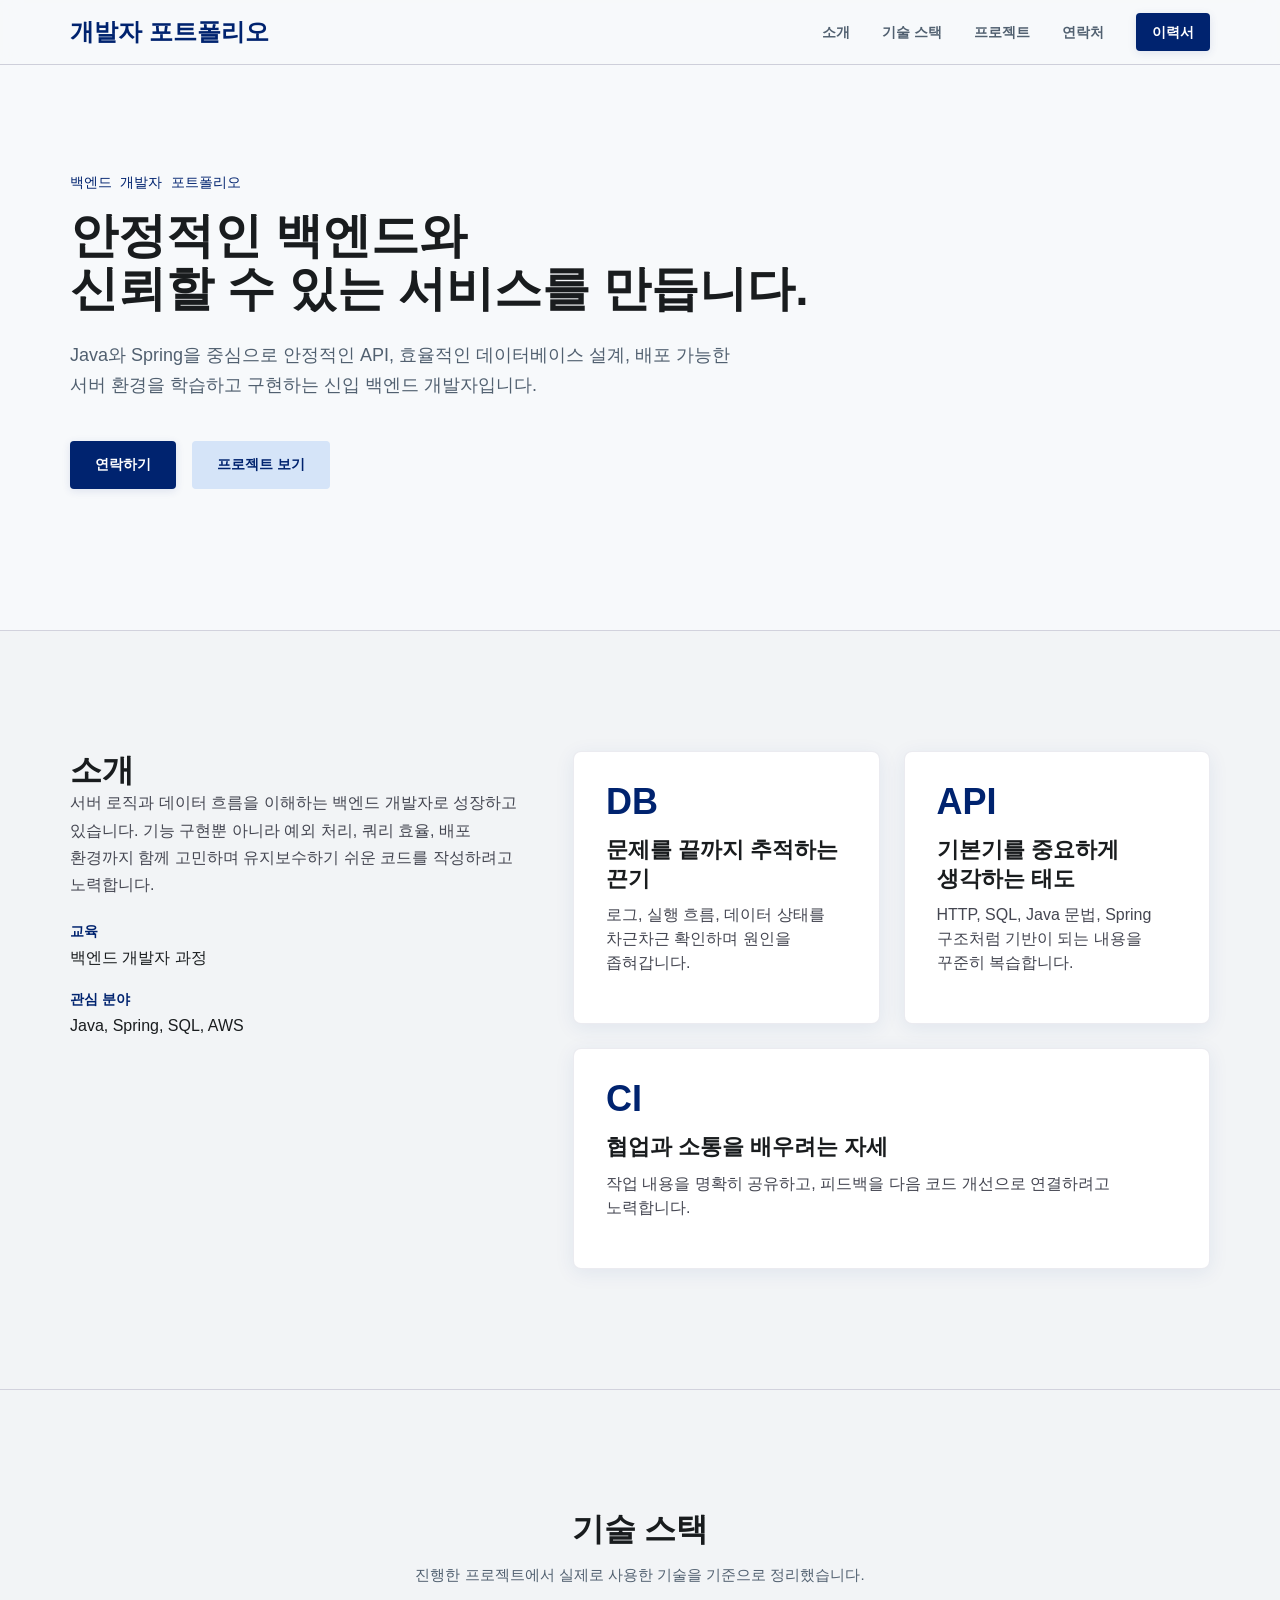
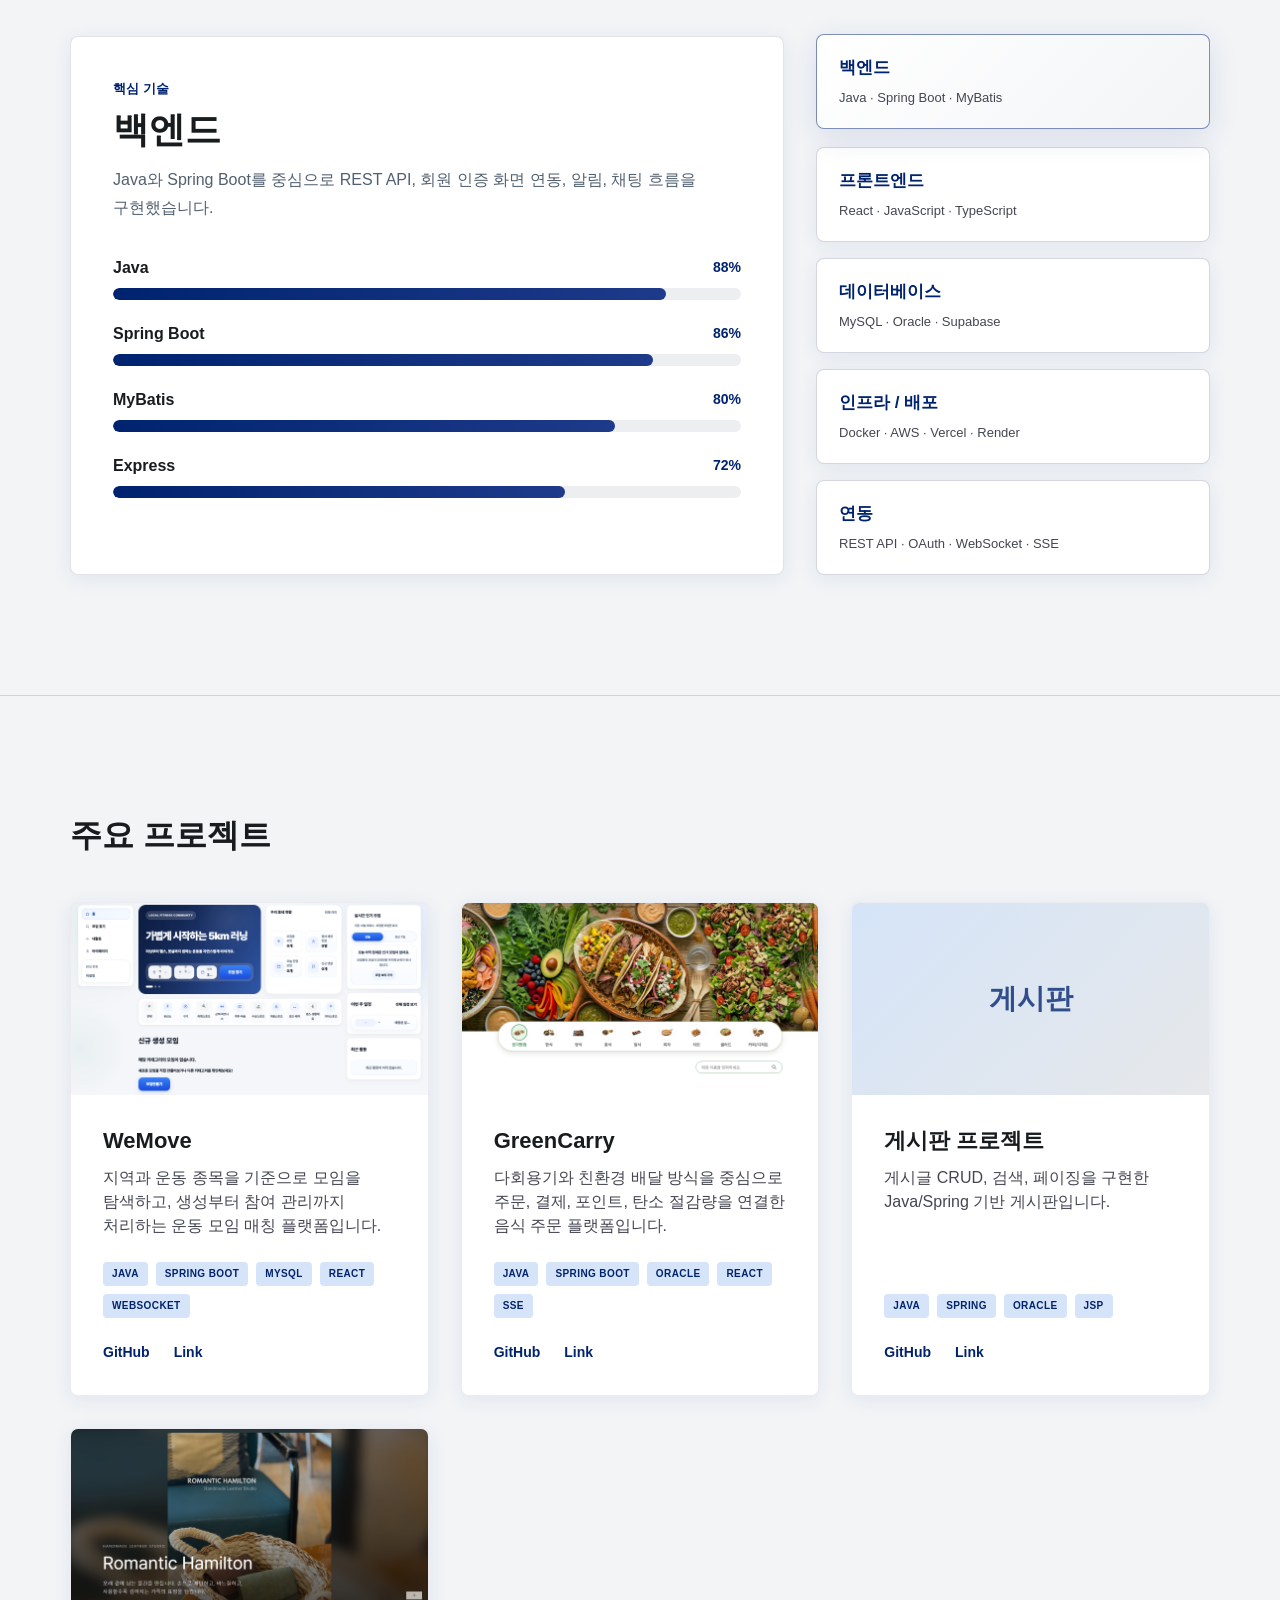
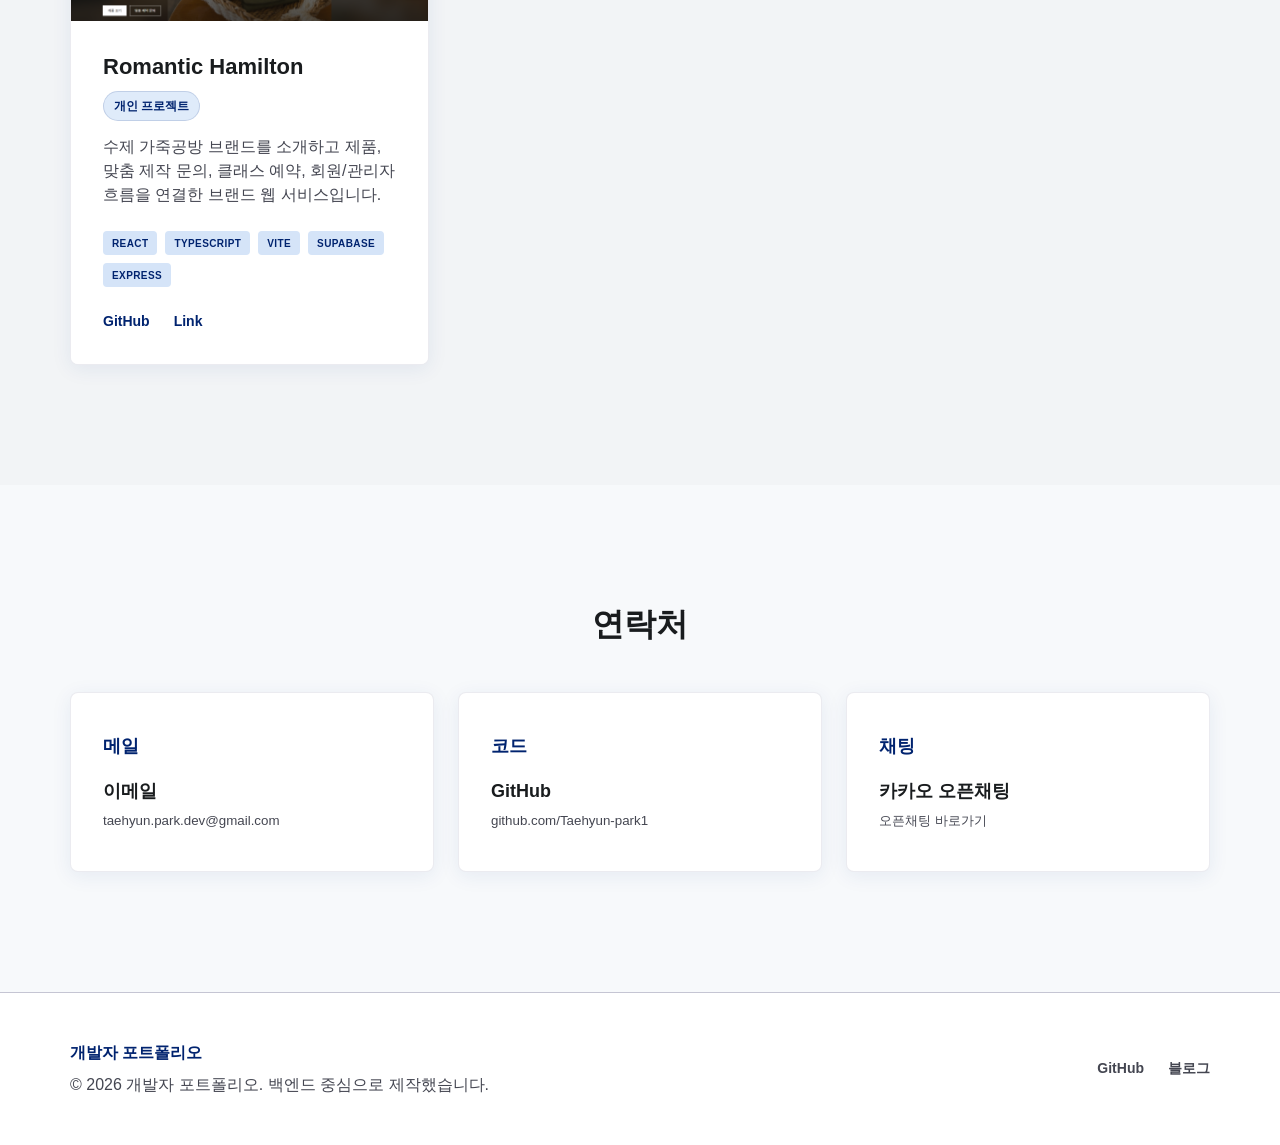
<file: index.html>
<!doctype html>
<html lang="ko">
  <head>
    <meta charset="UTF-8" />
    <meta name="viewport" content="width=device-width, initial-scale=1.0" />
    <title>개발자 포트폴리오 - 백엔드 개발자</title>
    <link rel="stylesheet" href="style.css" />
  </head>
  <body>
    <header class="site-header" id="siteHeader">
      <nav class="navbar" aria-label="주요 메뉴">
        <a class="brand" href="#hero" aria-label="홈으로 이동">
          <span class="brand-text">개발자 포트폴리오</span>
        </a>

        <button
          class="menu-toggle"
          type="button"
          aria-label="메뉴 열기"
          aria-expanded="false"
          aria-controls="navMenu"
        >
          <span></span>
          <span></span>
          <span></span>
        </button>

        <ul class="nav-menu" id="navMenu">
          <li><a class="nav-link active" href="#about">소개</a></li>
          <li><a class="nav-link" href="#stack">기술 스택</a></li>
          <li><a class="nav-link" href="#projects">프로젝트</a></li>
          <li><a class="nav-link" href="#contact">연락처</a></li>
          <li><a class="resume-link" href="#contact">이력서</a></li>
        </ul>
      </nav>
    </header>

    <main>
      <section class="section hero-section" id="hero">
        <div class="container">
          <p class="eyebrow">백엔드 개발자 포트폴리오</p>
          <h1>안정적인 백엔드와<br />신뢰할 수 있는 서비스를 만듭니다.</h1>
          <p class="hero-description">
            Java와 Spring을 중심으로 안정적인 API, 효율적인 데이터베이스 설계,
            배포 가능한 서버 환경을 학습하고 구현하는 신입 백엔드 개발자입니다.
          </p>
          <div class="hero-actions">
            <a class="button button-primary" href="#contact">연락하기</a>
            <a class="button button-secondary" href="#projects"
              >프로젝트 보기</a
            >
          </div>
        </div>
      </section>

      <section class="section section-muted" id="about">
        <div class="container">
          <div class="about-layout">
            <div class="about-summary">
              <h2>소개</h2>
              <p>
                서버 로직과 데이터 흐름을 이해하는 백엔드 개발자로 성장하고
                있습니다. 기능 구현뿐 아니라 예외 처리, 쿼리 효율, 배포 환경까지
                함께 고민하며 유지보수하기 쉬운 코드를 작성하려고 노력합니다.
              </p>
              <div class="profile-meta">
                <div>
                  <h3>교육</h3>
                  <p>백엔드 개발자 과정</p>
                </div>
                <div>
                  <h3>관심 분야</h3>
                  <p>Java, Spring, SQL, AWS</p>
                </div>
              </div>
            </div>

            <div class="about-card-grid">
              <article class="info-card card-hover">
                <div class="card-icon">DB</div>
                <h3>문제를 끝까지 추적하는 끈기</h3>
                <p>
                  로그, 실행 흐름, 데이터 상태를 차근차근 확인하며 원인을
                  좁혀갑니다.
                </p>
              </article>
              <article class="info-card card-hover">
                <div class="card-icon">API</div>
                <h3>기본기를 중요하게 생각하는 태도</h3>
                <p>
                  HTTP, SQL, Java 문법, Spring 구조처럼 기반이 되는 내용을
                  꾸준히 복습합니다.
                </p>
              </article>
              <article class="info-card info-card-wide card-hover">
                <div class="card-icon">CI</div>
                <h3>협업과 소통을 배우려는 자세</h3>
                <p>
                  작업 내용을 명확히 공유하고, 피드백을 다음 코드 개선으로
                  연결하려고 노력합니다.
                </p>
              </article>
            </div>
          </div>
        </div>
      </section>

      <section class="section section-muted" id="stack">
        <div class="container">
          <div class="section-heading center">
            <h2>기술 스택</h2>
            <p>
              진행한 프로젝트에서 실제로 사용한 기술을 기준으로 정리했습니다.
            </p>
          </div>

          <div class="stack-showcase">
            <article
              class="stack-focus-panel"
              id="stackFocusPanel"
              aria-live="polite"
            >
              <p class="stack-kicker">핵심 기술</p>
              <h3 id="stackFocusTitle">백엔드</h3>
              <p id="stackFocusDescription">
                Java와 Spring Boot를 중심으로 API, 인증, 알림, 채팅 흐름을
                구현했습니다.
              </p>
              <div class="skill-list" id="stackFocusSkills"></div>
            </article>

            <div
              class="stack-tabs"
              role="tablist"
              aria-label="기술 스택 카테고리"
            >
              <button
                class="stack-tab active"
                type="button"
                data-stack="backend"
                role="tab"
                aria-selected="true"
              >
                <strong>백엔드</strong>
                <span>Java · Spring Boot · MyBatis</span>
              </button>
              <button
                class="stack-tab"
                type="button"
                data-stack="frontend"
                role="tab"
                aria-selected="false"
              >
                <strong>프론트엔드</strong>
                <span>React · JavaScript · TypeScript</span>
              </button>
              <button
                class="stack-tab"
                type="button"
                data-stack="database"
                role="tab"
                aria-selected="false"
              >
                <strong>데이터베이스</strong>
                <span>MySQL · Oracle · Supabase</span>
              </button>
              <button
                class="stack-tab"
                type="button"
                data-stack="infra"
                role="tab"
                aria-selected="false"
              >
                <strong>인프라 / 배포</strong>
                <span>Docker · AWS · Vercel · Render</span>
              </button>
              <button
                class="stack-tab"
                type="button"
                data-stack="integration"
                role="tab"
                aria-selected="false"
              >
                <strong>연동</strong>
                <span>REST API · OAuth · WebSocket · SSE</span>
              </button>
            </div>
          </div>
        </div>
      </section>

      <section class="section section-muted" id="projects">
        <div class="container">
          <div class="section-heading">
            <h2>주요 프로젝트</h2>
          </div>

          <div class="project-grid">
            <article
              class="project-card card-hover project-modal-card"
              tabindex="0"
              role="button"
              aria-label="WeMove 프로젝트 상세 보기"
              data-project="wemove"
            >
              <div class="project-image project-image-community">
                <img
                  src="images/projects/wemove-thumb.png"
                  alt="WeMove 메인 화면"
                />
              </div>
              <div class="project-content">
                <h3>WeMove</h3>
                <p>
                  지역과 운동 종목을 기준으로 모임을 탐색하고, 생성부터 참여
                  관리까지 처리하는 운동 모임 매칭 플랫폼입니다.
                </p>
                <div class="tag-list small">
                  <span>Java</span><span>Spring Boot</span><span>MySQL</span
                  ><span>React</span><span>WebSocket</span>
                </div>
                <div class="project-actions">
                  <a
                    class="text-link project-link"
                    href="https://github.com/Taehyun-park1/WeMove"
                    target="_blank"
                    rel="noopener noreferrer"
                    >GitHub</a
                  >
                  <a
                    class="text-link project-link"
                    href="https://wemove-web.vercel.app/"
                    target="_blank"
                    rel="noopener noreferrer"
                  >
                    Link</a
                  >
                </div>
              </div>
            </article>

            <article
              class="project-card card-hover project-modal-card"
              tabindex="0"
              role="button"
              aria-label="GreenCarry 프로젝트 상세 보기"
              data-project="greencarry"
            >
              <div class="project-image project-image-shop">
                <img
                  src="images/projects/greencarry-thumb.png"
                  alt="GreenCarry 메인 화면"
                />
              </div>
              <div class="project-content">
                <h3>GreenCarry</h3>
                <p>
                  다회용기와 친환경 배달 방식을 중심으로 주문, 결제, 포인트,
                  탄소 절감량을 연결한 음식 주문 플랫폼입니다.
                </p>
                <div class="tag-list small">
                  <span>Java</span><span>Spring Boot</span><span>Oracle</span
                  ><span>React</span><span>SSE</span>
                </div>
                <div class="project-actions">
                  <a
                    class="text-link project-link"
                    href="https://github.com/Taehyun-park1/green_carry"
                    target="_blank"
                    rel="noopener noreferrer"
                    >GitHub</a
                  >
                  <a
                    class="text-link project-link"
                    href="https://greencarry.vercel.app"
                    target="_blank"
                    rel="noopener noreferrer"
                  >
                    Link</a
                  >
                </div>
              </div>
            </article>

            <article
              class="project-card card-hover project-modal-card"
              tabindex="0"
              role="button"
              aria-label="게시판 프로젝트 상세 보기"
              data-project="board"
            >
              <div class="project-image project-image-board">
                <span>게시판</span>
              </div>
              <div class="project-content">
                <h3>게시판 프로젝트</h3>
                <p>
                  게시글 CRUD, 검색, 페이징을 구현한 Java/Spring 기반
                  게시판입니다.
                </p>
                <div class="tag-list small">
                  <span>Java</span><span>Spring</span><span>Oracle</span
                  ><span>JSP</span>
                </div>
                <div class="project-actions">
                  <a
                    class="text-link project-link"
                    href="#"
                    target="_blank"
                    rel="noopener noreferrer"
                    >GitHub</a
                  >
                  <a
                    class="text-link project-link"
                    href="#"
                    target="_blank"
                    rel="noopener noreferrer"
                  >
                    Link</a
                  >
                </div>
              </div>
            </article>

            <article
              class="project-card card-hover project-modal-card"
              tabindex="0"
              role="button"
              aria-label="Romantic Hamilton 프로젝트 상세 보기"
              data-project="romantichamilton"
            >
              <div class="project-image project-image-portfolio">
                <img
                  src="images/projects/romantichamilton-thumb.png"
                  alt="Romantic Hamilton 메인 화면"
                />
              </div>
              <div class="project-content">
                <h3>Romantic Hamilton</h3>
                <span class="project-badge">개인 프로젝트</span>
                <p>
                  수제 가죽공방 브랜드를 소개하고 제품, 맞춤 제작 문의, 클래스
                  예약, 회원/관리자 흐름을 연결한 브랜드 웹 서비스입니다.
                </p>
                <div class="tag-list small">
                  <span>React</span><span>TypeScript</span><span>Vite</span
                  ><span>Supabase</span><span>Express</span>
                </div>
                <div class="project-actions">
                  <a
                    class="text-link project-link"
                    href="https://github.com/Taehyun-park1/romantichamilton"
                    target="_blank"
                    rel="noopener noreferrer"
                    >GitHub</a
                  >
                  <a
                    class="text-link project-link"
                    href="https://www.romantichamilton.store/"
                    target="_blank"
                    rel="noopener noreferrer"
                  >
                    Link</a
                  >
                </div>
              </div>
            </article>
          </div>
        </div>
      </section>

      <section class="section contact-section" id="contact">
        <div class="container">
          <div class="section-heading center">
            <h2>연락처</h2>
          </div>

          <div class="contact-grid">
            <a
              class="contact-card card-hover"
              href="mailto:backend.dev@example.com"
            >
              <span class="contact-icon">메일</span>
              <strong>이메일</strong>
              <small>taehyun.park.dev@gmail.com</small>
            </a>
            <a
              class="contact-card card-hover"
              href="https://github.com/Taehyun-park1"
              target="_blank"
              rel="noopener noreferrer"
            >
              <span class="contact-icon">코드</span>
              <strong>GitHub</strong>
              <small>github.com/Taehyun-park1</small>
            </a>
            <a
              class="contact-card card-hover"
              href="https://open.kakao.com/o/sHI7uLFf"
              target="_blank"
              rel="noopener noreferrer"
            >
              <span class="contact-icon">채팅</span>
              <strong>카카오 오픈채팅</strong>
              <small>오픈채팅 바로가기</small>
            </a>
          </div>
        </div>
      </section>
    </main>

    <footer class="site-footer">
      <div class="container footer-layout">
        <div>
          <strong>개발자 포트폴리오</strong>
          <p>© 2026 개발자 포트폴리오. 백엔드 중심으로 제작했습니다.</p>
        </div>
        <div class="footer-links">
          <a href="#">GitHub</a>
          <a href="#">블로그</a>
        </div>
      </div>
    </footer>

    <div class="project-modal" id="projectModal" aria-hidden="true">
      <button
        class="project-modal-backdrop"
        type="button"
        aria-label="프로젝트 상세 배경 닫기"
      ></button>
      <article
        class="project-modal-dialog"
        role="dialog"
        aria-modal="true"
        aria-labelledby="projectModalTitle"
      >
        <button
          class="project-modal-close"
          type="button"
          aria-label="프로젝트 상세 닫기"
        >
          ×
        </button>
        <div class="project-modal-body" id="projectModalBody"></div>
      </article>
    </div>

    <script src="script.js"></script>
  </body>
</html>
</file>
<file: style.css>
:root {
  --primary: #00236f;
  --primary-container: #1e3a8a;
  --secondary: #516070;
  --secondary-fixed: #d5e4f8;
  --surface: #f7f9fb;
  --surface-low: #f2f4f6;
  --surface-container: #eceef0;
  --surface-high: #e6e8ea;
  --surface-white: #ffffff;
  --text: #191c1e;
  --text-muted: #444651;
  --outline: #c5c5d3;
  --shadow: 0 4px 20px rgba(30, 58, 138, 0.08);
  --shadow-hover: 0 8px 30px rgba(30, 58, 138, 0.12);
  --radius: 8px;
  --header-height: 64px;
}

* {
  box-sizing: border-box;
}

html {
  scroll-behavior: smooth;
  overflow-x: hidden;
}

body {
  margin: 0;
  color: var(--text);
  background: var(--surface);
  font-family: Pretendard, -apple-system, BlinkMacSystemFont, "Segoe UI", "Malgun Gothic", sans-serif;
  line-height: 1.5;
  overflow-x: hidden;
  word-break: keep-all;
  overflow-wrap: break-word;
}

a {
  color: inherit;
  text-decoration: none;
}

button {
  font: inherit;
}

img {
  max-width: 100%;
  height: auto;
}

h1,
h2,
h3,
h4,
p,
li,
dt,
dd,
a,
button,
span,
strong,
small {
  word-break: keep-all;
  overflow-wrap: break-word;
}

body.modal-open {
  overflow: hidden;
}

.container {
  width: min(100% - 48px, 1140px);
  margin: 0 auto;
}

.section {
  padding: 120px 0;
  scroll-margin-top: calc(var(--header-height) + 28px);
}

.section-muted {
  background: var(--surface-low);
  border-top: 1px solid rgba(197, 197, 211, 0.7);
}

.site-header {
  position: fixed;
  top: 0;
  left: 0;
  z-index: 1000;
  width: 100%;
  background: rgba(247, 249, 251, 0.82);
  border-bottom: 1px solid rgba(197, 197, 211, 0.8);
  backdrop-filter: blur(10px);
  transition: background-color 0.2s ease, box-shadow 0.2s ease;
}

.site-header.scrolled {
  background: rgba(247, 249, 251, 0.94);
  box-shadow: 0 4px 20px rgba(30, 58, 138, 0.08);
}

.navbar {
  width: min(100% - 48px, 1140px);
  height: var(--header-height);
  margin: 0 auto;
  display: flex;
  align-items: center;
  justify-content: space-between;
}

.brand {
  color: var(--primary);
  font-size: 24px;
  font-weight: 800;
}

.nav-menu {
  display: flex;
  align-items: center;
  gap: 32px;
  padding: 0;
  margin: 0;
  list-style: none;
}

.nav-link {
  display: block;
  padding: 21px 0 18px;
  color: var(--secondary);
  border-bottom: 2px solid transparent;
  font-size: 14px;
  font-weight: 700;
  transition: color 0.2s ease, border-color 0.2s ease;
}

.nav-link:hover,
.nav-link.active {
  color: var(--primary);
  border-bottom-color: var(--primary);
}

.resume-link {
  display: inline-flex;
  min-height: 38px;
  padding: 0 16px;
  align-items: center;
  justify-content: center;
  color: #ffffff;
  background: var(--primary);
  border-radius: 4px;
  font-size: 14px;
  font-weight: 700;
  box-shadow: 0 2px 8px rgba(30, 58, 138, 0.12);
  transition: background-color 0.2s ease, transform 0.2s ease;
}

.resume-link:hover {
  background: var(--primary-container);
  transform: translateY(-1px);
}

.menu-toggle {
  display: none;
  width: 42px;
  height: 42px;
  padding: 9px;
  background: transparent;
  border: 0;
  cursor: pointer;
}

.menu-toggle span {
  display: block;
  height: 2px;
  margin: 6px 0;
  background: var(--primary);
  border-radius: 999px;
}

.hero-section {
  min-height: 70vh;
  padding-top: calc(var(--header-height) + 88px);
  display: flex;
  align-items: center;
}

.eyebrow {
  margin: 0 0 16px;
  color: var(--primary);
  font-family: "SFMono-Regular", Consolas, "Liberation Mono", monospace;
  font-size: 14px;
  font-weight: 500;
  letter-spacing: 0;
}

h1,
h2,
h3,
p {
  margin-top: 0;
}

h1 {
  max-width: 900px;
  margin-bottom: 24px;
  color: var(--text);
  font-size: clamp(36px, 5vw, 48px);
  line-height: 1.1;
  font-weight: 800;
  letter-spacing: 0;
}

h2 {
  margin-bottom: 0;
  color: var(--text);
  font-size: clamp(26px, 3vw, 32px);
  line-height: 1.2;
  font-weight: 800;
  letter-spacing: 0;
}

h3 {
  margin-bottom: 10px;
  color: var(--text);
  font-size: clamp(20px, 2.1vw, 22px);
  line-height: 1.3;
  font-weight: 700;
}

p {
  color: var(--text-muted);
}

.hero-description {
  max-width: 680px;
  margin-bottom: 40px;
  color: var(--secondary);
  font-size: 18px;
  line-height: 1.7;
}

.hero-actions,
.project-actions {
  display: flex;
  flex-wrap: wrap;
  gap: 16px;
}

.button {
  display: inline-flex;
  min-height: 48px;
  padding: 0 24px;
  align-items: center;
  justify-content: center;
  border: 1px solid transparent;
  border-radius: 4px;
  font-size: 14px;
  font-weight: 700;
  transition: background-color 0.2s ease, transform 0.2s ease;
}

.button:hover {
  transform: translateY(-1px);
}

.button-primary {
  color: #ffffff;
  background: var(--primary);
  box-shadow: 0 2px 8px rgba(30, 58, 138, 0.12);
}

.button-primary:hover {
  background: var(--primary-container);
}

.button-secondary {
  color: var(--primary);
  background: var(--secondary-fixed);
}

.about-layout {
  display: grid;
  grid-template-columns: 5fr 7fr;
  gap: 48px;
}

.about-summary p {
  margin-bottom: 24px;
  font-size: 16px;
  line-height: 1.7;
}

.profile-meta {
  display: grid;
  gap: 18px;
}

.profile-meta h3 {
  margin-bottom: 4px;
  color: var(--primary);
  font-size: 14px;
  text-transform: uppercase;
}

.profile-meta p {
  margin-bottom: 0;
  color: var(--text);
}

.about-card-grid {
  display: grid;
  grid-template-columns: repeat(2, 1fr);
  gap: 24px;
}

.info-card,
.stack-card,
.project-card,
.contact-card {
  background: var(--surface-white);
  border: 1px solid rgba(197, 197, 211, 0.35);
  border-radius: var(--radius);
  box-shadow: var(--shadow);
}

.info-card,
.stack-card {
  padding: 32px;
}

.info-card-wide {
  grid-column: span 2;
}

.card-hover {
  transition: transform 0.2s ease, box-shadow 0.2s ease;
}

.card-hover:hover {
  transform: translateY(-4px);
  box-shadow: var(--shadow-hover);
}

.card-icon {
  margin-bottom: 16px;
  color: var(--primary);
  font-size: 36px;
  font-weight: 800;
  line-height: 1;
}

.section-heading {
  max-width: 720px;
  margin-bottom: 48px;
}

.section-heading.center {
  margin-right: auto;
  margin-left: auto;
  text-align: center;
}

.section-heading p {
  margin-top: 14px;
  margin-bottom: 0;
  color: var(--secondary);
  font-size: 15px;
  line-height: 1.7;
}

.stack-showcase {
  display: grid;
  grid-template-columns: minmax(0, 1.45fr) minmax(280px, 0.8fr);
  gap: 32px;
  align-items: stretch;
}

.stack-focus-panel {
  min-height: 520px;
  padding: 42px;
  background: var(--surface-white);
  border: 1px solid rgba(197, 197, 211, 0.5);
  border-radius: var(--radius);
  box-shadow: var(--shadow);
}

.stack-kicker {
  margin-bottom: 12px;
  color: var(--primary);
  font-size: 13px;
  font-weight: 800;
  text-transform: uppercase;
}

.stack-focus-panel h3 {
  margin-bottom: 16px;
  color: var(--text);
  font-size: 36px;
  line-height: 1.1;
}

.stack-focus-panel > p:not(.stack-kicker) {
  max-width: 620px;
  margin-bottom: 34px;
  color: var(--secondary);
  font-size: 16px;
  line-height: 1.75;
}

.stack-tabs {
  display: grid;
  gap: 16px;
}

.stack-tab {
  min-height: 92px;
  padding: 20px 22px;
  text-align: left;
  background: var(--surface-white);
  border: 1px solid rgba(197, 197, 211, 0.7);
  border-radius: var(--radius);
  box-shadow: var(--shadow);
  cursor: pointer;
  transition: border-color 0.2s ease, box-shadow 0.2s ease, transform 0.2s ease;
}

.stack-tab:hover,
.stack-tab:focus-visible,
.stack-tab.active {
  border-color: rgba(0, 35, 111, 0.5);
  box-shadow: var(--shadow-hover);
  outline: none;
  transform: translateY(-2px);
}

.stack-tab.active {
  background: linear-gradient(135deg, #ffffff, #f2f4f6);
}

.stack-tab strong {
  display: block;
  margin-bottom: 8px;
  color: var(--primary);
  font-size: 17px;
}

.stack-tab span {
  display: block;
  color: var(--text-muted);
  font-size: 13px;
  line-height: 1.5;
}

.skill-list {
  display: grid;
  gap: 22px;
}

.skill-item {
  display: grid;
  gap: 8px;
}

.skill-meta {
  display: flex;
  align-items: center;
  justify-content: space-between;
  gap: 16px;
}

.skill-meta strong {
  color: var(--text);
  font-size: 16px;
}

.skill-meta span {
  color: var(--primary);
  font-size: 14px;
  font-weight: 800;
}

.skill-bar {
  overflow: hidden;
  height: 12px;
  background: var(--surface-container);
  border-radius: 999px;
}

.skill-bar span {
  display: block;
  width: 0;
  height: 100%;
  background: linear-gradient(90deg, var(--primary), var(--primary-container));
  border-radius: inherit;
  transition: width 0.9s ease;
}

.stack-visible .skill-bar span,
.stack-focus-panel.ready .skill-bar span {
  width: var(--skill-level);
}

.tag-list {
  display: flex;
  flex-wrap: wrap;
  gap: 8px;
}

.tag-list span {
  display: inline-flex;
  min-height: 28px;
  padding: 5px 12px;
  align-items: center;
  color: var(--primary);
  background: var(--secondary-fixed);
  border-radius: 999px;
  font-size: 12px;
  font-weight: 700;
}

.tag-list.small span {
  min-height: 24px;
  padding: 4px 9px;
  border-radius: 4px;
  font-size: 10px;
  letter-spacing: 0.04em;
  text-transform: uppercase;
}

.project-grid {
  display: grid;
  grid-template-columns: repeat(auto-fit, minmax(min(100%, 300px), 1fr));
  gap: 32px;
}

.project-card {
  display: flex;
  overflow: hidden;
  flex-direction: column;
  cursor: pointer;
  min-width: 0;
  isolation: isolate;
}

.project-card:focus-visible {
  outline: 3px solid rgba(0, 35, 111, 0.28);
  outline-offset: 4px;
}

.project-image {
  position: relative;
  z-index: 0;
  display: grid;
  overflow: hidden;
  flex: 0 0 192px;
  height: 192px;
  place-items: center;
  color: rgba(0, 35, 111, 0.78);
  background: var(--surface-high);
  font-size: 28px;
  font-weight: 800;
}

.project-image img {
  position: absolute;
  inset: 0;
  display: block;
  width: 100%;
  height: 100%;
  object-fit: cover;
}

.project-image-community,
.project-image-board {
  background: linear-gradient(135deg, #d5e4f8, #e6e8ea);
}

.project-image-shop,
.project-image-portfolio {
  background: linear-gradient(135deg, #e0e3e5, #d5e4f8);
}

.project-content {
  position: relative;
  z-index: 1;
  display: flex;
  flex: 1;
  flex-direction: column;
  padding: 32px;
  min-width: 0;
  background: var(--surface-white);
}

.project-badge {
  width: fit-content;
  margin-bottom: 14px;
  padding: 5px 10px;
  color: var(--primary);
  background: rgba(213, 228, 248, 0.75);
  border: 1px solid rgba(0, 35, 111, 0.14);
  border-radius: 999px;
  font-size: 12px;
  font-weight: 800;
}

.project-content p {
  flex: 1;
  margin-bottom: 24px;
}

.project-actions {
  margin-top: 24px;
  gap: 24px;
}

.text-link {
  padding: 0;
  border: 0;
  background: transparent;
  color: var(--primary);
  font-size: 14px;
  font-weight: 700;
  cursor: pointer;
  transition: color 0.2s ease;
}

.text-link:hover {
  color: var(--primary-container);
  text-decoration: underline;
  text-underline-offset: 4px;
}

.contact-section {
  background: var(--surface);
}

.contact-grid {
  display: grid;
  grid-template-columns: repeat(3, 1fr);
  gap: 24px;
}

.contact-card {
  min-height: 180px;
  padding: 32px;
  display: flex;
  flex-direction: column;
  justify-content: center;
}

.contact-icon {
  margin-bottom: 18px;
  color: var(--primary);
  font-size: 18px;
  font-weight: 800;
}

.contact-card strong {
  margin-bottom: 6px;
  color: var(--text);
  font-size: 18px;
}

.contact-card small {
  color: var(--text-muted);
}

.project-modal {
  position: fixed;
  inset: 0;
  z-index: 2000;
  display: none;
  align-items: center;
  justify-content: center;
  padding: 24px;
  background: rgba(15, 23, 42, 0.68);
}

.project-modal.open {
  display: flex;
}

.project-modal-backdrop {
  position: absolute;
  inset: 0;
  width: 100%;
  height: 100%;
  border: 0;
  background: transparent;
  cursor: default;
}

.project-modal-dialog {
  position: relative;
  z-index: 1;
  width: min(100%, 940px);
  max-height: min(88vh, 900px);
  overflow: auto;
  background: var(--surface-white);
  border: 1px solid rgba(197, 197, 211, 0.6);
  border-radius: var(--radius);
  box-shadow: 0 24px 80px rgba(15, 23, 42, 0.24);
}

.project-modal-close {
  position: sticky;
  top: 16px;
  left: calc(100% - 56px);
  z-index: 2;
  display: grid;
  width: 40px;
  height: 40px;
  margin: 16px 16px -8px auto;
  place-items: center;
  color: var(--primary);
  background: rgba(255, 255, 255, 0.92);
  border: 1px solid var(--outline);
  border-radius: 50%;
  font-size: 26px;
  line-height: 1;
  cursor: pointer;
}

.project-modal-close:hover,
.project-modal-close:focus-visible {
  color: #ffffff;
  background: var(--primary);
  outline: none;
}

.project-modal-body {
  padding: 0 40px 40px;
}

.modal-visual {
  overflow: hidden;
  height: 320px;
  margin: 0 -40px 36px;
  background: var(--surface-high);
}

.modal-visual img {
  width: 100%;
  height: 100%;
  object-fit: cover;
}

.modal-kicker {
  margin-bottom: 8px;
  color: var(--primary);
  font-size: 13px;
  font-weight: 800;
  text-transform: uppercase;
}

.modal-title {
  margin-bottom: 10px;
  color: var(--text);
  font-size: 32px;
  line-height: 1.2;
}

.modal-subtitle {
  margin-bottom: 28px;
  color: var(--secondary);
  font-size: 17px;
}

.modal-meta {
  display: grid;
  grid-template-columns: repeat(auto-fit, minmax(180px, 1fr));
  gap: 14px;
  margin-bottom: 28px;
}

.modal-meta div,
.modal-section {
  padding: 22px;
  background: var(--surface-low);
  border: 1px solid rgba(197, 197, 211, 0.55);
  border-radius: var(--radius);
}

.modal-meta dt {
  margin-bottom: 6px;
  color: var(--primary);
  font-size: 12px;
  font-weight: 800;
  text-transform: uppercase;
}

.modal-meta dd {
  margin: 0;
  color: var(--text);
  font-weight: 700;
}

.modal-section {
  margin-top: 18px;
}

.modal-section h4 {
  margin: 0 0 12px;
  color: var(--text);
  font-size: 18px;
}

.modal-section p {
  margin-bottom: 0;
  line-height: 1.75;
}

.modal-section ul {
  display: grid;
  gap: 10px;
  padding-left: 20px;
  margin: 0;
  color: var(--text-muted);
}

.modal-section.my-part {
  background: rgba(213, 228, 248, 0.7);
  border-color: rgba(0, 35, 111, 0.18);
}

.modal-architecture img {
  display: block;
  width: 100%;
  border: 1px solid rgba(197, 197, 211, 0.7);
  border-radius: var(--radius);
  background: var(--surface-white);
}

.modal-tags {
  display: flex;
  flex-wrap: wrap;
  gap: 8px;
}

.modal-tags span {
  display: inline-flex;
  min-height: 28px;
  align-items: center;
  padding: 5px 12px;
  color: var(--primary);
  background: var(--secondary-fixed);
  border-radius: 999px;
  font-size: 12px;
  font-weight: 700;
}

.modal-actions {
  display: flex;
  flex-wrap: wrap;
  gap: 12px;
}

.modal-link-button {
  display: inline-flex;
  min-height: 42px;
  padding: 0 18px;
  align-items: center;
  justify-content: center;
  color: #ffffff;
  background: var(--primary);
  border: 1px solid var(--primary);
  border-radius: 4px;
  font-size: 14px;
  font-weight: 800;
  transition: background-color 0.2s ease, transform 0.2s ease;
}

.modal-link-button:hover,
.modal-link-button:focus-visible {
  background: var(--primary-container);
  outline: none;
  transform: translateY(-1px);
}

.modal-link-button.is-disabled {
  color: var(--text-muted);
  background: var(--surface-container);
  border-color: var(--outline);
  cursor: not-allowed;
}

.modal-link-button.is-disabled:hover,
.modal-link-button.is-disabled:focus-visible {
  background: var(--surface-container);
  transform: none;
}

.site-footer {
  padding: 48px 0;
  background: var(--surface-white);
  border-top: 1px solid var(--outline);
}

.footer-layout {
  display: flex;
  align-items: center;
  justify-content: space-between;
  gap: 24px;
}

.site-footer strong {
  display: block;
  margin-bottom: 8px;
  color: var(--primary);
}

.site-footer p {
  margin-bottom: 0;
}

.footer-links {
  display: flex;
  gap: 24px;
}

.footer-links a {
  color: var(--text-muted);
  font-size: 14px;
  font-weight: 700;
}

.footer-links a:hover {
  color: var(--primary);
}

@media (max-width: 1024px) {
  .about-layout,
  .stack-showcase {
    grid-template-columns: 1fr;
  }

  .contact-grid {
    grid-template-columns: 1fr;
  }
}

@media (max-width: 768px) {
  .container,
  .navbar {
    width: min(100% - 32px, 1140px);
  }

  .section {
    padding: 72px 0;
  }

  .hero-section {
    min-height: auto;
    padding-top: calc(var(--header-height) + 64px);
    padding-bottom: 80px;
  }

  .menu-toggle {
    display: block;
  }

  .nav-menu {
    position: absolute;
    top: var(--header-height);
    left: 0;
    width: 100%;
    display: none;
    padding: 0;
    flex-direction: column;
    align-items: stretch;
    gap: 0;
    background: var(--surface);
    border-bottom: 1px solid var(--outline);
    box-shadow: var(--shadow);
  }

  .nav-menu.open {
    display: flex;
  }

  .nav-menu li {
    border-bottom: 1px solid var(--surface-high);
  }

  .nav-link,
  .resume-link {
    width: 100%;
    min-height: 52px;
    padding: 15px 24px;
    justify-content: flex-start;
    border-radius: 0;
    border-bottom: 0;
    box-shadow: none;
  }

  .resume-link {
    color: var(--primary);
    background: rgba(0, 35, 111, 0.05);
  }

  .about-card-grid,
  .project-grid {
    grid-template-columns: 1fr;
  }

  .stack-focus-panel {
    min-height: auto;
    padding: 28px;
  }

  .stack-focus-panel h3 {
    font-size: 28px;
  }

  .stack-tab {
    min-height: 78px;
  }

  .project-image {
    flex-basis: 180px;
    height: 180px;
  }

  .info-card-wide {
    grid-column: auto;
  }

  .footer-layout {
    align-items: flex-start;
    flex-direction: column;
  }

  .modal-visual {
    height: 220px;
  }

  .project-modal-body {
    padding-right: 22px;
    padding-left: 22px;
  }

  .modal-visual {
    margin-right: -22px;
    margin-left: -22px;
  }

  .modal-meta {
    grid-template-columns: 1fr;
  }

  .modal-actions {
    flex-direction: column;
  }

  .modal-link-button {
    width: 100%;
  }
}

@media (max-width: 480px) {
  .container,
  .navbar {
    width: min(100% - 24px, 1140px);
  }

  .hero-actions {
    flex-direction: column;
  }

  .button {
    width: 100%;
  }

  .project-content,
  .info-card,
  .stack-focus-panel,
  .contact-card {
    padding: 24px;
  }

  .project-image {
    flex-basis: 164px;
    height: 164px;
  }

  .project-modal {
    padding: 12px;
  }
}
</file>
